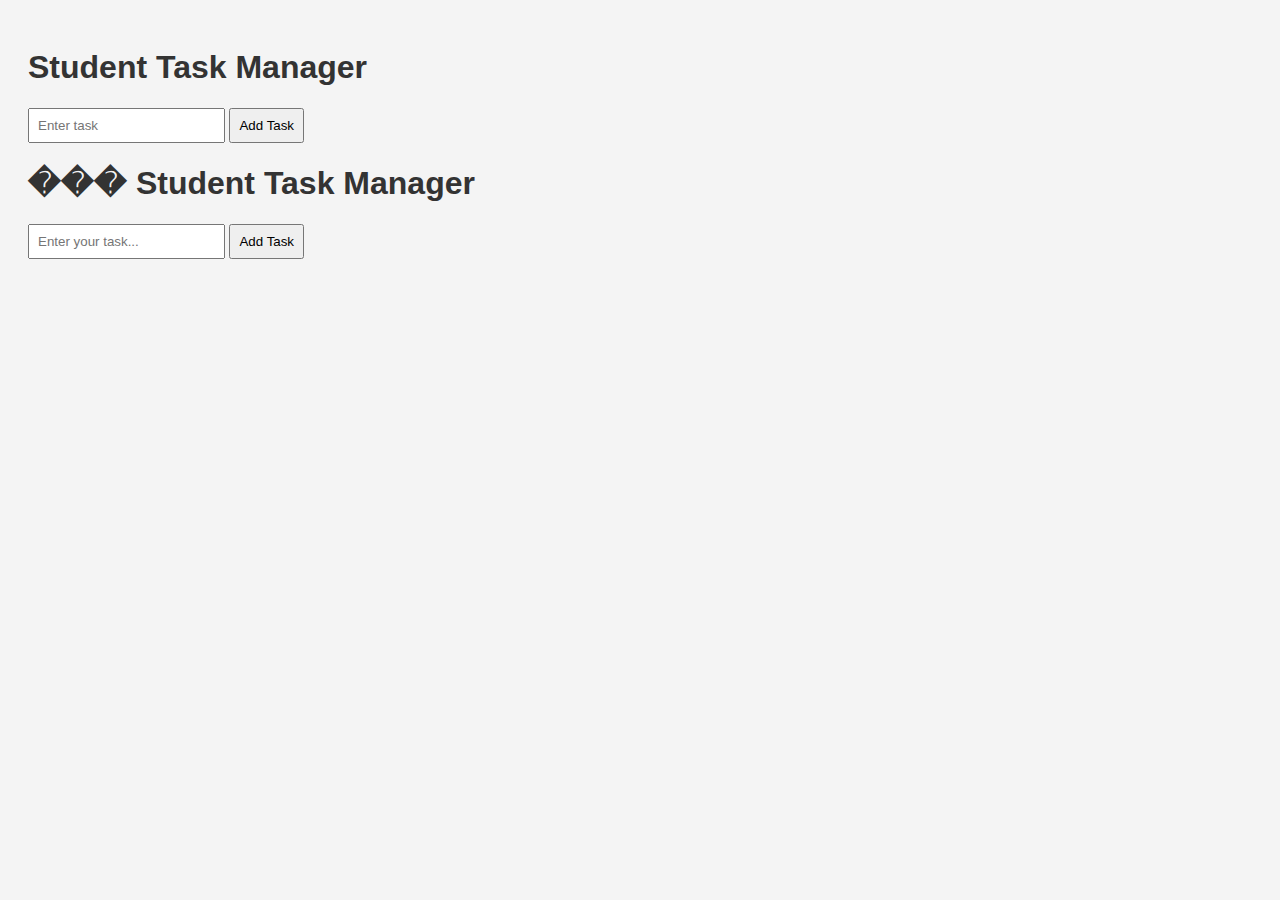
<file: index.html>
<!DOCTYPE html>
<html>
<head>
    <title>Student Task Manager</title>
    <link rel="stylesheet" href="style.css">
</head>
<body>
    <h1>Student Task Manager</h1>

    <input type="text" id="taskInput" placeholder="Enter task">
    <button>Add Task</button>

    <ul id="taskList"></ul><!DOCTYPE html>
<html lang="en">
<head>
    <meta charset="UTF-8">
    <title>Student Task Manager</title>
    <meta name="viewport" content="width=device-width, initial-scale=1.0">

    <!-- CSS -->
    <link rel="stylesheet" href="style.css">
</head>
<body>

    <div class="container">
        <h1>��� Student Task Manager</h1>

        <div class="input-section">
            <input 
                type="text" 
                id="taskInput" 
                placeholder="Enter your task..."
            >
            <button id="addBtn">Add Task</button>
        </div>

        <ul id="taskList">
            <!-- Tasks will appear here -->
        </ul>
    </div>

    <!-- JavaScript -->
    <script src="script.js"></script>
</body>
</html>

    <script src="script.js"></script>
</body>
</html>
</file>
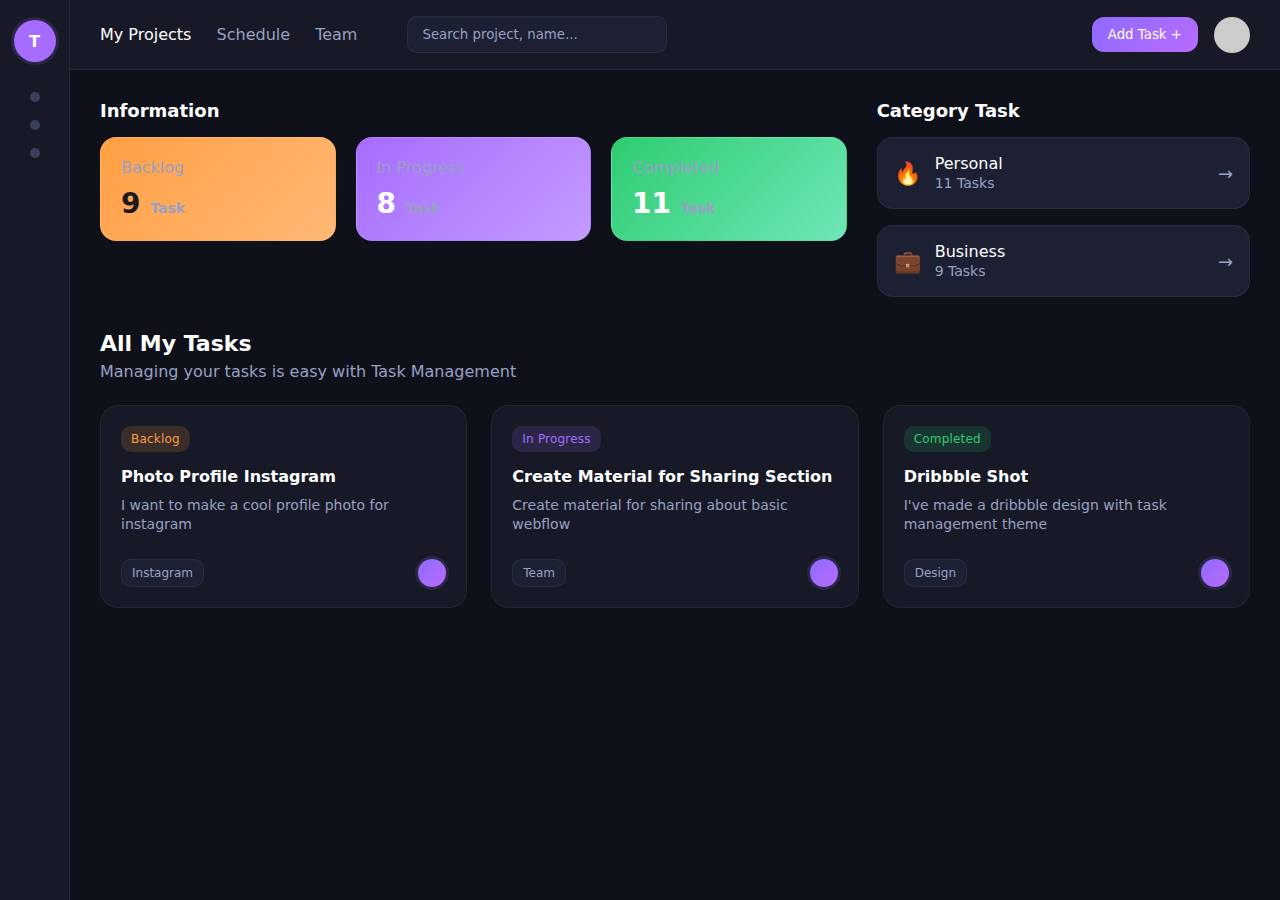
<file: dashboard-ui/index.html>
<!DOCTYPE html>
<html lang="en">
<head>
  <meta charset="UTF-8" />
  <title>Task Dashboard</title>
  <link rel="stylesheet" href="style.css" />
</head>
<body>

  <div class="app">

    <!-- ================= SIDEBAR ================= -->
    <aside class="sidebar">
      <div class="avatar">T</div>
      <nav class="side-nav">
        <span class="dot"></span>
        <span class="dot"></span>
        <span class="dot"></span>
      </nav>
    </aside>

    <!-- ================= MAIN AREA ================= -->
    <main class="main">

      <!-- ================= TOP NAVBAR ================= -->
      <header class="topbar">
        <div class="menu">
          <span class="active">My Projects</span>
          <span>Schedule</span>
          <span>Team</span>
        </div>

        <div class="search">
          <input type="text" placeholder="Search project, name..." />
        </div>

        <div class="actions">
          <button class="add-btn">Add Task +</button>
          <div class="user-pic"></div>
        </div>
      </header>

      <!-- ================= CONTENT ================= -->
      <section class="content">

        <!-- ===== INFO SECTION ===== -->
        <section class="info">

          <div class="info-left">
            <h2>Information</h2>

            <div class="stats">
              <div class="stat-card backlog">
                <p>Backlog</p>
                <h3>9 <span>Task</span></h3>
              </div>

              <div class="stat-card progress">
                <p>In Progress</p>
                <h3>8 <span>Task</span></h3>
              </div>

              <div class="stat-card completed">
                <p>Completed</p>
                <h3>11 <span>Task</span></h3>
              </div>
            </div>
          </div>

          <div class="info-right">
            <h2>Category Task</h2>

            <div class="categories">
              <div class="category-card">
                <span class="emoji">🔥</span>
                <div>
                  <p>Personal</p>
                  <span>11 Tasks</span>
                </div>
                <span class="arrow">→</span>
              </div>

              <div class="category-card">
                <span class="emoji">💼</span>
                <div>
                  <p>Business</p>
                  <span>9 Tasks</span>
                </div>
                <span class="arrow">→</span>
              </div>
            </div>
          </div>

        </section>

        <!-- ===== TASKS SECTION ===== -->
        <section class="tasks">

          <div class="tasks-header">
            <h2>All My Tasks</h2>
            <p>Managing your tasks is easy with Task Management</p>
          </div>

          <div class="task-grid">

            <!-- TASK CARD -->
            <div class="task-card">
              <span class="badge backlog">Backlog</span>
              <h3>Photo Profile Instagram</h3>
              <p>I want to make a cool profile photo for instagram</p>

              <div class="task-footer">
                <span class="tag">Instagram</span>
                <div class="assignee"></div>
              </div>
            </div>

            <!-- TASK CARD -->
            <div class="task-card">
              <span class="badge progress">In Progress</span>
              <h3>Create Material for Sharing Section</h3>
              <p>Create material for sharing about basic webflow</p>

              <div class="task-footer">
                <span class="tag">Team</span>
                <div class="assignee"></div>
              </div>
            </div>

            <!-- TASK CARD -->
            <div class="task-card">
              <span class="badge completed">Completed</span>
              <h3>Dribbble Shot</h3>
              <p>I've made a dribbble design with task management theme</p>

              <div class="task-footer">
                <span class="tag">Design</span>
                <div class="assignee"></div>
              </div>
            </div>

          </div>
        </section>

      </section>

    </main>
  </div>
<script src="script.js"></script>

</body>
</html>
</file>
<file: style.css>
body {
    font-family: Arial;
    background: #f4f4f4;
    padding: 20px;
}

h1 {
    color: #333;
}

input {
    padding: 8px;
}

button {
    padding: 8px;
}

li {
    margin: 5px 0;
}
</file>
<file: dashboard-ui/style.css>
/* ===== RESET ===== */
* {
  margin: 0;
  padding: 0;
  box-sizing: border-box;
  font-family: "Inter", system-ui, sans-serif;
}

/* ===== COLORS ===== */
:root {
  --bg-main: #0f111a;
  --bg-panel: #171a26;
  --bg-soft: #1d2033;

  --text-main: #ffffff;
  --text-muted: #9aa0c3;

  --border-soft: rgba(255,255,255,0.06);

  --purple: #a66cff;
}

/* ===== BODY ===== */
body {
  background: var(--bg-main);
  color: var(--text-main);
  height: 100vh;
}

/* ===== APP LAYOUT ===== */
.app {
  display: flex;
  height: 100vh;
}

/* ===== SIDEBAR ===== */
.sidebar {
  width: 70px;
  background: var(--bg-panel);
  border-right: 1px solid var(--border-soft);
  display: flex;
  flex-direction: column;
  align-items: center;
  padding: 20px 0;
}

.avatar {
  width: 42px;
  height: 42px;
  border-radius: 50%;
  background: var(--purple);
  display: grid;
  place-items: center;
  font-weight: bold;
  margin-bottom: 30px;
}

.side-nav {
  display: flex;
  flex-direction: column;
  gap: 18px;
}

.side-nav .dot {
  width: 10px;
  height: 10px;
  border-radius: 50%;
  background: #3a3f5c;
}

/* ===== MAIN ===== */
.main {
  flex: 1;
  display: flex;
  flex-direction: column;
}

/* ===== TOPBAR ===== */
.topbar {
  height: 70px;
  background: var(--bg-panel);
  border-bottom: 1px solid var(--border-soft);
  display: flex;
  align-items: center;
  padding: 0 30px;
  gap: 30px;
}

.menu span {
  margin-right: 20px;
  color: var(--text-muted);
  cursor: pointer;
}

.menu .active {
  color: var(--text-main);
}

.search input {
  background: var(--bg-soft);
  border: 1px solid var(--border-soft);
  border-radius: 10px;
  padding: 10px 14px;
  color: var(--text-main);
  width: 260px;
}

.search input::placeholder {
  color: var(--text-muted);
}

.actions {
  margin-left: auto;
  display: flex;
  align-items: center;
  gap: 16px;
}

.add-btn {
  background: linear-gradient(135deg, #8f6bff, #b86bff);
  border: none;
  color: white;
  padding: 10px 16px;
  border-radius: 12px;
  cursor: pointer;
}

.user-pic {
  width: 36px;
  height: 36px;
  border-radius: 50%;
  background: #ccc;
}

/* ===== CONTENT ===== */
.content {
  padding: 30px;
}
/* ===== INFO SECTION ===== */
.info {
  display: grid;
  grid-template-columns: 2fr 1fr;
  gap: 30px;
  margin-bottom: 40px;
}

.info h2 {
  font-size: 18px;
  margin-bottom: 16px;
}

/* ===== STAT CARDS ===== */
.stats {
  display: grid;
  grid-template-columns: repeat(3, 1fr);
  gap: 20px;
}

.stat-card {
  padding: 20px;
  border-radius: 16px;
  background: var(--bg-soft);
  border: 1px solid var(--border-soft);
}

.stat-card p {
  color: var(--text-muted);
  margin-bottom: 10px;
}

.stat-card h3 {
  font-size: 28px;
}

.stat-card h3 span {
  font-size: 14px;
  color: var(--text-muted);
}

/* COLORS */
.backlog {
  background: linear-gradient(135deg, #ff9f43, #ffb976);
  color: #1a1a1a;
}

.progress {
  background: linear-gradient(135deg, #a66cff, #c39bff);
}

.completed {
  background: linear-gradient(135deg, #2ecc71, #6ee7b7);
}

/* ===== CATEGORY ===== */
.categories {
  display: flex;
  flex-direction: column;
  gap: 16px;
}

.category-card {
  background: var(--bg-soft);
  border: 1px solid var(--border-soft);
  border-radius: 16px;
  padding: 16px;
  display: flex;
  align-items: center;
  gap: 14px;
  cursor: pointer;
}

.category-card p {
  font-weight: 500;
}

.category-card span {
  color: var(--text-muted);
  font-size: 14px;
}

.category-card .emoji {
  font-size: 22px;
}

.category-card .arrow {
  margin-left: auto;
  font-size: 18px;
}
/* ===== TASK SECTION ===== */
.tasks h2 {
  font-size: 22px;
  margin-bottom: 6px;
}

.tasks p {
  color: var(--text-muted);
  margin-bottom: 24px;
}

/* GRID */
.task-grid {
  display: grid;
  grid-template-columns: repeat(auto-fill, minmax(280px, 1fr));
  gap: 24px;
}

/* CARD */
.task-card {
  background: var(--bg-panel);
  border: 1px solid var(--border-soft);
  border-radius: 18px;
  padding: 20px;
  position: relative;
}

.task-card h3 {
  margin: 14px 0 8px;
  font-size: 16px;
}

.task-card p {
  font-size: 14px;
  color: var(--text-muted);
  line-height: 1.4;
}

/* BADGES */
.badge {
  font-size: 12px;
  padding: 6px 10px;
  border-radius: 10px;
  display: inline-block;
}

.badge.backlog {
  background: rgba(255,159,67,0.15);
  color: #ff9f43;
}

.badge.progress {
  background: rgba(166,108,255,0.15);
  color: #a66cff;
}

.badge.completed {
  background: rgba(46,204,113,0.15);
  color: #2ecc71;
}

/* FOOTER */
.task-footer {
  margin-top: 20px;
  display: flex;
  justify-content: space-between;
  align-items: center;
}

.tag {
  font-size: 12px;
  padding: 6px 10px;
  border-radius: 10px;
  background: var(--bg-soft);
  border: 1px solid var(--border-soft);
}

.assignee {
  width: 28px;
  height: 28px;
  border-radius: 50%;
  background: linear-gradient(135deg, #8f6bff, #b86bff);
}
/* ================= FINAL UI POLISH & INTERACTIONS ================= */

/* Smooth transitions everywhere */
* {
  transition:
    background-color 0.2s ease,
    color 0.2s ease,
    transform 0.2s ease,
    box-shadow 0.2s ease,
    border-color 0.2s ease;
}

/* Topbar menu hover */
.menu span:hover {
  color: var(--text-main);
}

/* Search input focus effect */
.search input:focus {
  outline: none;
  border-color: rgba(166, 108, 255, 0.6);
  box-shadow: 0 0 0 3px rgba(166, 108, 255, 0.15);
}

/* Card hover lift (stat, category, task) */
.stat-card:hover,
.category-card:hover,
.task-card:hover {
  transform: translateY(-4px);
  box-shadow: 0 18px 40px rgba(0, 0, 0, 0.35);
}

/* Badge text refinement */
.badge {
  letter-spacing: 0.2px;
}

/* Tag text polish */
.tag {
  color: var(--text-muted);
}

/* Avatar & assignee soft glow */
.avatar,
.assignee {
  box-shadow: 0 0 0 3px rgba(166, 108, 255, 0.15);
}

/* Add Task button hover */
.add-btn:hover {
  transform: translateY(-2px);
  box-shadow: 0 12px 30px rgba(166, 108, 255, 0.45);
}

/* Spacing harmony tweaks */
.info {
  margin-bottom: 34px;
}

.tasks {
  margin-top: 6px;
}

.task-card h3 {
  line-height: 1.35;
}
/* ===== MODAL ===== */
.modal {
  position: fixed;
  inset: 0;
  background: rgba(0,0,0,.6);
  display: grid;
  place-items: center;
  z-index: 100;
}

.modal-box {
  background: var(--bg-panel);
  padding: 24px;
  border-radius: 18px;
  width: 340px;
  border: 1px solid var(--border-soft);
}

.modal-box h2 {
  margin-bottom: 14px;
}

.modal-box input,
.modal-box textarea,
.modal-box select {
  width: 100%;
  margin-bottom: 12px;
  padding: 10px;
  border-radius: 10px;
  border: 1px solid var(--border-soft);
  background: var(--bg-soft);
  color: white;
}

.modal-actions {
  display: flex;
  gap: 10px;
}

.cancel {
  background: #444;
}
</file>
